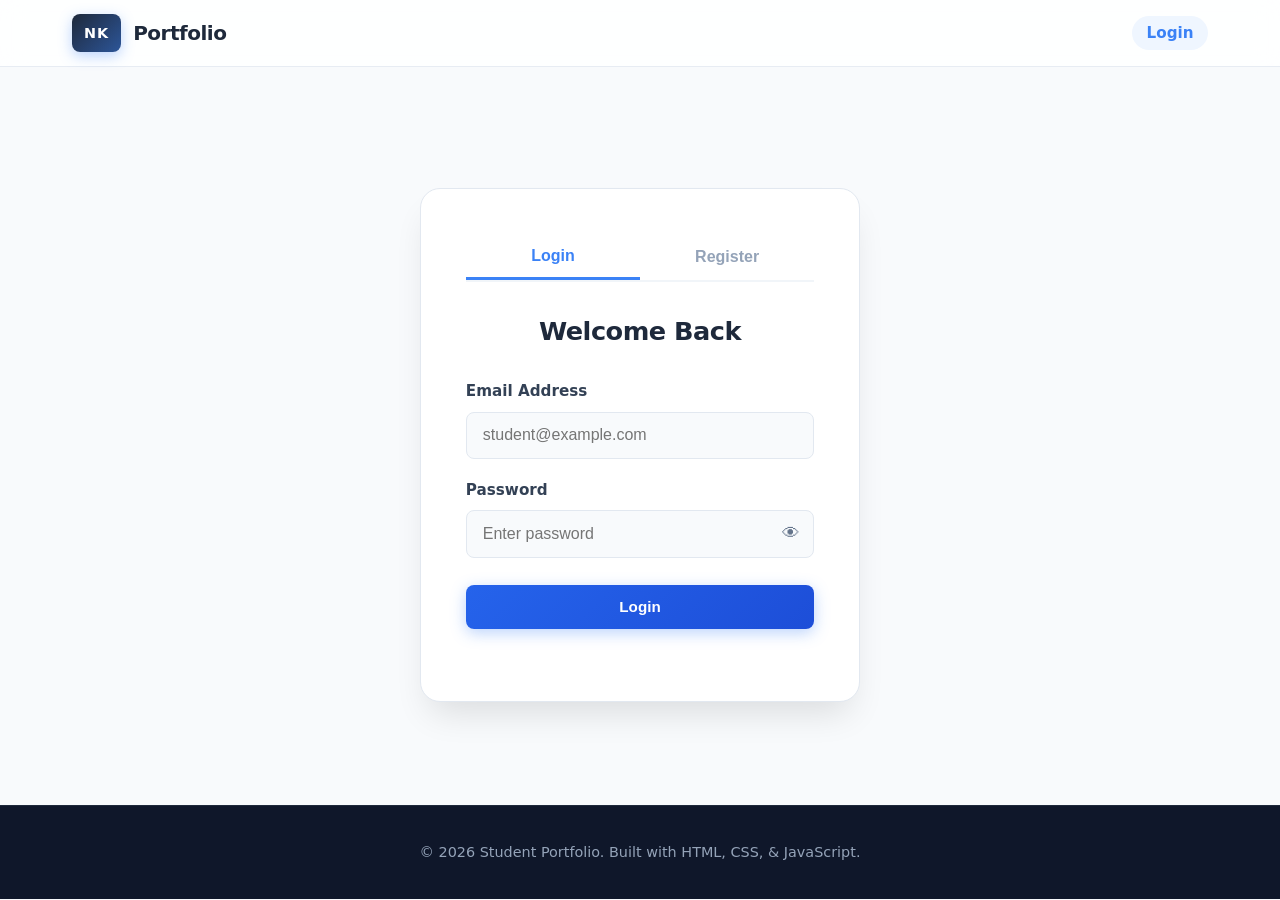
<file: index.html>
<!DOCTYPE html>
<html lang="en">
<head>
  <meta charset="UTF-8">
  <meta name="viewport" content="width=device-width, initial-scale=1.0">
  <title>Student Portfolio - Home</title>
  <link rel="stylesheet" href="style.css">
</head>
<body>

  <!-- Navigation Bar -->
  <header>
    <nav class="navbar">
      <a href="index.html" class="brand-logo">
        <span class="logo-badge">NK</span>
        <span class="logo-text">Portfolio</span>
      </a>
      <ul class="nav-links" id="navLinks">
        <li><a href="index.html" class="active-link">Home</a></li>
        <li><a href="education.html">Education</a></li>
        <li><a href="projects.html">Projects</a></li>
        <li><a href="#contact">Contact</a></li>
        <li id="authNavContainer"><a href="auth.html">Login</a></li>
      </ul>
      <button class="menu-toggle" id="menuToggle" aria-label="Toggle Navigation">☰</button>
    </nav>
  </header>

  <!-- Hero Section -->
  <!-- Profile Card Section -->
  <section id="profile" class="section">
    <h2>Meet the Developer</h2>
    <div class="profile-card-container">
      <div class="profile-avatar-box">
        <!-- You can replace src with your actual photo filename, e.g., 'profile.jpg' -->
        <div class="avatar-placeholder">NK</div>
      </div>
      <div class="profile-info">
        <h3>Nensi Kothari</h3>
        <p class="profile-role">M.Sc. IT Student & Aspiring Full-Stack Developer</p>
        <p class="profile-bio">
          Dedicated postgraduate information technology student with a strong foundation in web application design, client-side scripting, database management, and clean user-focused architectures.
        </p>
        <div class="profile-details-grid">
          <div class="detail-item">
            <strong>Degree:</strong> M.Sc. IT (LJ University)
          </div>
          <div class="detail-item">
            <strong>Location:</strong> Ahmedabad, Gujarat
          </div>
          <div class="detail-item">
            <strong>Focus:</strong> HTML, CSS, JavaScript, Python, SQL
          </div>
          <div class="detail-item">
            <strong>Status:</strong> Available for Projects
          </div>
        </div>
        <div class="profile-actions">
          <a href="projects.html" class="btn">Explore Projects</a>
          <a href="#contact" class="btn btn-outline">Get in Touch</a>
        </div>
      </div>
    </div>
  </section>

  <!-- About Section -->
  <section id="about" class="section">
    <h2>About Me</h2>
    <div class="about-card">
      <p>
        I am a dedicated Postgraduate Information Technology student passionate about web development, clean software architecture, and building intuitive user applications. I focus on logical problem-solving, structured design, and continuously expanding my technical skills across modern web technologies.
      </p>
    </div>
  </section>

  <!-- Skills Section -->
  <section id="skills" class="section bg-light">
    <h2>My Technical Skills</h2>
    <div class="skills-grid">
      <div class="skill-card">
        <h3>HTML5</h3>
        <p>Semantic markup, document structuring, accessibility, clean web layouts.</p>
      </div>
      <div class="skill-card">
        <h3>CSS3</h3>
        <p>Flexbox layouts, CSS Grid, custom components, responsive design.</p>
      </div>
      <div class="skill-card">
        <h3>JavaScript</h3>
        <p>DOM Manipulation, event handling, ES6+ syntax, client-side data persistence.</p>
      </div>
      <div class="skill-card">
        <h3>Python</h3>
        <p>Data structures, core algorithm logic, backend scripting concepts.</p>
      </div>
      <div class="skill-card">
        <h3>SQL</h3>
        <p>Relational database structures, standard queries, data management.</p>
      </div>
    </div>
  </section>

  <!-- Contact Section -->
  <section id="contact" class="section">
    <h2>Contact Me</h2>
    <form id="contactForm" class="contact-form">
      <div class="form-group">
        <label for="name">Name</label>
        <input type="text" id="name" required placeholder="Your Full Name">
      </div>
      <div class="form-group">
        <label for="email">Email</label>
        <input type="email" id="email" required placeholder="Your Email Address">
      </div>
      <div class="form-group">
        <label for="message">Message</label>
        <textarea id="message" rows="5" required placeholder="Your Message"></textarea>
      </div>
      <button type="submit" class="btn">Send Message</button>
      <p id="formStatus" class="form-status"></p>
    </form>
  </section>

  <footer>
    <p>&copy; 2026 Student Portfolio. Built with HTML, CSS, & JavaScript.</p>
  </footer>

  <script src="script.js"></script>
</body>
</html>
</file>
<file: style.css>
/* ==========================================
   1. CSS RESET & VARIABLES
   ========================================== */
:root {
  --primary: #3b82f6;
  --primary-hover: #2563eb;
  --primary-glow: rgba(59, 130, 246, 0.35);
  --dark-bg: #0f172a;
  --surface-bg: #ffffff;
  --body-bg: #f8fafc;
  --text-main: #1e293b;
  --text-muted: #64748b;
  --border-color: #e2e8f0;
  --radius-sm: 8px;
  --radius-md: 12px;
  --radius-lg: 20px;
  --shadow-sm: 0 2px 8px rgba(0, 0, 0, 0.04);
  --shadow-md: 0 10px 25px -5px rgba(0, 0, 0, 0.08);
  --shadow-lg: 0 20px 35px -10px rgba(0, 0, 0, 0.12);
}

* {
  margin: 0;
  padding: 0;
  box-sizing: border-box;
}

html {
  scroll-behavior: smooth;
}

body {
  font-family: 'Segoe UI', system-ui, -apple-system, sans-serif;
  line-height: 1.6;
  color: var(--text-main);
  background-color: var(--body-bg);
  overflow-x: hidden;
}

/* Custom Scrollbar */
::-webkit-scrollbar {
  width: 9px;
}
::-webkit-scrollbar-track {
  background: #f1f5f9;
}
::-webkit-scrollbar-thumb {
  background: #cbd5e1;
  border-radius: 6px;
  border: 2px solid #f1f5f9;
}
::-webkit-scrollbar-thumb:hover {
  background: #94a3b8;
}

/* ==========================================
   2. GLASSMORPHISM NAVBAR
   ========================================== */
header {
  position: fixed;
  top: 0;
  width: 100%;
  background: rgba(255, 255, 255, 0.85);
  backdrop-filter: blur(12px);
  -webkit-backdrop-filter: blur(12px);
  border-bottom: 1px solid rgba(226, 232, 240, 0.8);
  z-index: 1000;
  transition: all 0.3s ease;
}

.navbar {
  display: flex;
  justify-content: space-between;
  align-items: center;
  max-width: 1200px;
  margin: 0 auto;
  padding: 0.9rem 2rem;
}

/* Animated Logo Badge */
.brand-logo {
  display: flex;
  align-items: center;
  gap: 0.75rem;
  text-decoration: none;
}

.logo-badge {
  background: linear-gradient(135deg, #1e293b, #3b82f6);
  background-size: 200% 200%;
  animation: gradientShift 6s ease infinite;
  color: #ffffff;
  font-weight: 800;
  font-size: 0.9rem;
  padding: 0.45rem 0.75rem;
  border-radius: var(--radius-sm);
  letter-spacing: 1px;
  box-shadow: 0 4px 14px var(--primary-glow);
  transition: transform 0.3s ease;
}

.brand-logo:hover .logo-badge {
  transform: translateY(-2px) rotate(-2deg);
}

.logo-text {
  font-size: 1.25rem;
  font-weight: 800;
  color: var(--text-main);
  letter-spacing: -0.5px;
  transition: color 0.3s ease;
}

.brand-logo:hover .logo-text {
  color: var(--primary);
}

/* Nav Link Hover Pill Effect */
.nav-links {
  display: flex;
  list-style: none;
  gap: 1.5rem;
  align-items: center;
}

.nav-links a {
  text-decoration: none;
  color: var(--text-muted);
  font-weight: 600;
  font-size: 0.95rem;
  padding: 0.5rem 0.9rem;
  border-radius: 20px;
  transition: all 0.3s ease;
}

.nav-links a:hover, .active-link {
  color: var(--primary) !important;
  background-color: #eff6ff;
}

.menu-toggle {
  display: none;
  font-size: 1.6rem;
  background: none;
  border: none;
  cursor: pointer;
  color: var(--text-main);
}

/* ==========================================
   3. ANIMATED HERO SECTION
   ========================================== */
.hero {
  height: 85vh;
  display: flex;
  justify-content: center;
  align-items: center;
  text-align: center;
  background: linear-gradient(-45deg, #0f172a, #1e3a8a, #2563eb, #0284c7);
  background-size: 400% 400%;
  animation: gradientShift 12s ease infinite;
  color: #ffffff;
  padding: 0 1.5rem;
  margin-top: 60px;
  position: relative;
  overflow: hidden;
}

.hero-content {
  position: relative;
  z-index: 2;
  max-width: 750px;
  animation: fadeInUp 0.8s cubic-bezier(0.16, 1, 0.3, 1);
}

.hero h1 {
  font-size: 3.2rem;
  margin-bottom: 0.8rem;
  font-weight: 800;
  line-height: 1.2;
}

.highlight {
  background: linear-gradient(90deg, #38bdf8, #818cf8, #38bdf8);
  background-size: 200% auto;
  color: transparent;
  -webkit-background-clip: text;
  background-clip: text;
  animation: textShimmer 4s linear infinite;
}

.hero p {
  font-size: 1.3rem;
  margin-bottom: 2.2rem;
  color: #cbd5e1;
  font-weight: 400;
}

/* ==========================================
   4. BUTTONS & MICRO-INTERACTIONS
   ========================================== */
.btn {
  display: inline-block;
  padding: 0.85rem 2rem;
  background: linear-gradient(135deg, #2563eb, #1d4ed8);
  color: #fff;
  border: none;
  border-radius: var(--radius-sm);
  text-decoration: none;
  font-weight: 600;
  font-size: 0.95rem;
  cursor: pointer;
  box-shadow: 0 4px 15px var(--primary-glow);
  transition: all 0.3s cubic-bezier(0.4, 0, 0.2, 1);
  position: relative;
  overflow: hidden;
}

.btn:hover {
  transform: translateY(-3px);
  box-shadow: 0 8px 25px rgba(37, 99, 235, 0.45);
}

.btn:active {
  transform: translateY(-1px);
}

.full-width-btn {
  width: 100%;
  margin-top: 0.5rem;
}

/* ==========================================
   5. MODERN CARDS & GRID LAYOUTS
   ========================================== */
.section {
  padding: 5rem 2rem;
  max-width: 1180px;
  margin: 0 auto;
}

.page-container {
  margin-top: 85px;
  min-height: 80vh;
}

.bg-light {
  background-color: var(--surface-bg);
  border-radius: var(--radius-lg);
  box-shadow: var(--shadow-sm);
  border: 1px solid var(--border-color);
}

.section h2 {
  text-align: center;
  font-size: 2.2rem;
  margin-bottom: 2.5rem;
  color: var(--text-main);
  font-weight: 800;
  letter-spacing: -0.5px;
}

.about-card {
  max-width: 820px;
  margin: 0 auto;
  text-align: center;
  font-size: 1.15rem;
  color: #475569;
  line-height: 1.8;
  background: var(--surface-bg);
  padding: 2.8rem;
  border-radius: var(--radius-md);
  box-shadow: var(--shadow-sm);
  border: 1px solid var(--border-color);
  transition: box-shadow 0.3s ease;
}

.about-card:hover {
  box-shadow: var(--shadow-md);
}

.skills-grid, .projects-grid {
  display: grid;
  grid-template-columns: repeat(auto-fit, minmax(290px, 1fr));
  gap: 1.8rem;
}

.skill-card, .project-card {
  background: var(--surface-bg);
  border: 1px solid var(--border-color);
  padding: 2rem;
  border-radius: var(--radius-md);
  transition: all 0.35s cubic-bezier(0.16, 1, 0.3, 1);
  box-shadow: var(--shadow-sm);
  position: relative;
  overflow: hidden;
}

/* Top Accent Line on Card Hover */
.skill-card::before, .project-card::before {
  content: '';
  position: absolute;
  top: 0;
  left: 0;
  width: 100%;
  height: 4px;
  background: linear-gradient(90deg, #3b82f6, #38bdf8);
  opacity: 0;
  transition: opacity 0.3s ease;
}

.skill-card:hover, .project-card:hover {
  transform: translateY(-8px);
  box-shadow: var(--shadow-md);
  border-color: #cbd5e1;
}

.skill-card:hover::before, .project-card:hover::before {
  opacity: 1;
}

.skill-card h3, .project-card h3 {
  margin-bottom: 0.75rem;
  color: var(--text-main);
  font-size: 1.25rem;
  font-weight: 700;
}

.skill-card p, .project-card p {
  color: var(--text-muted);
  font-size: 0.95rem;
}

/* Tech Tags */
.tag {
  display: inline-block;
  background: #eff6ff;
  color: var(--primary);
  font-size: 0.8rem;
  font-weight: 700;
  padding: 0.35rem 0.75rem;
  border-radius: 20px;
  margin-right: 0.4rem;
  margin-top: 1.2rem;
  border: 1px solid #dbeafe;
}

/* ==========================================
   6. TIMELINE (EDUCATION PAGE)
   ========================================== */
.timeline {
  position: relative;
  max-width: 850px;
  margin: 0 auto;
  border-left: 3px solid #cbd5e1;
  padding-left: 2.2rem;
}

.timeline-item {
  position: relative;
  margin-bottom: 2.5rem;
}

.timeline-dot {
  position: absolute;
  left: -2.7rem;
  top: 0.3rem;
  width: 18px;
  height: 18px;
  background-color: var(--primary);
  border-radius: 50%;
  border: 4px solid var(--body-bg);
  box-shadow: 0 0 0 3px var(--primary-glow);
}

.timeline-content {
  background: var(--surface-bg);
  padding: 1.8rem;
  border-radius: var(--radius-md);
  border: 1px solid var(--border-color);
  box-shadow: var(--shadow-sm);
  transition: all 0.3s ease;
}

.timeline-content:hover {
  transform: translateX(6px);
  border-color: #cbd5e1;
  box-shadow: var(--shadow-md);
}

.timeline-content h3 {
  color: var(--text-main);
  margin-bottom: 0.3rem;
  font-size: 1.2rem;
}

.timeline-sub {
  font-weight: 600;
  color: var(--text-muted);
  font-size: 0.9rem;
  margin-bottom: 0.8rem;
}

/* ==========================================
   7. PROJECT FILTER BUTTONS
   ========================================== */
.filter-buttons {
  display: flex;
  justify-content: center;
  gap: 0.8rem;
  margin-bottom: 2.5rem;
}

.filter-btn {
  padding: 0.6rem 1.5rem;
  border: 1px solid var(--border-color);
  background: var(--surface-bg);
  color: var(--text-muted);
  border-radius: 30px;
  cursor: pointer;
  font-weight: 600;
  font-size: 0.9rem;
  transition: all 0.3s ease;
}

.filter-btn.active, .filter-btn:hover {
  background: var(--primary);
  color: #ffffff;
  border-color: var(--primary);
  box-shadow: 0 4px 14px var(--primary-glow);
}

/* ==========================================
   8. FORMS & AUTH BOX
   ========================================== */
.contact-form {
  max-width: 650px;
  margin: 0 auto;
  display: flex;
  flex-direction: column;
  gap: 1.4rem;
  background: var(--surface-bg);
  padding: 2.5rem;
  border-radius: var(--radius-lg);
  border: 1px solid var(--border-color);
  box-shadow: var(--shadow-sm);
}

.form-group {
  display: flex;
  flex-direction: column;
  gap: 0.5rem;
}

.form-group label {
  font-weight: 600;
  color: #334155;
  font-size: 0.95rem;
}

.form-group input, .form-group textarea {
  padding: 0.85rem 1rem;
  border: 1.5px solid var(--border-color);
  border-radius: var(--radius-sm);
  font-size: 1rem;
  background: #f8fafc;
  transition: all 0.3s ease;
}

.form-group input:focus, .form-group textarea:focus {
  outline: none;
  border-color: var(--primary);
  background: #ffffff;
  box-shadow: 0 0 0 4px var(--primary-glow);
}

.form-status {
  text-align: center;
  font-weight: 600;
  margin-top: 0.5rem;
}

.flex-center {
  display: flex;
  justify-content: center;
  align-items: center;
}

.auth-box {
  background: var(--surface-bg);
  padding: 2.8rem;
  border-radius: var(--radius-lg);
  box-shadow: var(--shadow-lg);
  width: 100%;
  max-width: 440px;
  border: 1px solid var(--border-color);
  animation: fadeInUp 0.5s ease-out;
}

.auth-toggle-btns {
  display: flex;
  border-bottom: 2px solid #f1f5f9;
  margin-bottom: 1.8rem;
}

.toggle-btn {
  flex: 1;
  padding: 0.8rem;
  border: none;
  background: none;
  font-size: 1rem;
  font-weight: 600;
  color: #94a3b8;
  cursor: pointer;
  transition: all 0.3s ease;
}

.toggle-btn.active {
  color: var(--primary);
  border-bottom: 3px solid var(--primary);
}

.active-form {
  display: flex;
  flex-direction: column;
  gap: 1.2rem;
}

.hidden-form {
  display: none !important;
}

.auth-form h2 {
  font-size: 1.6rem;
  color: var(--text-main);
  margin-bottom: 0.5rem;
  text-align: center;
  font-weight: 800;
}

.input-wrapper {
  position: relative;
  display: flex;
  align-items: center;
}

.input-wrapper input {
  width: 100%;
  padding-right: 2.8rem;
}

.toggle-password {
  position: absolute;
  right: 0.9rem;
  background: none;
  border: none;
  cursor: pointer;
  font-size: 1.1rem;
  color: var(--text-muted);
}

.logout-btn-nav {
  background: #ef4444;
  color: #fff;
  border: none;
  padding: 0.45rem 0.95rem;
  border-radius: 20px;
  cursor: pointer;
  font-weight: 600;
  font-size: 0.85rem;
  transition: all 0.2s ease;
}

.logout-btn-nav:hover {
  background: #dc2626;
  box-shadow: 0 4px 12px rgba(239, 68, 68, 0.3);
}

/* ==========================================
   9. FOOTER & ANIMATIONS
   ========================================== */
footer {
  text-align: center;
  padding: 2.2rem;
  background: var(--dark-bg);
  color: #94a3b8;
  font-size: 0.9rem;
  border-top: 1px solid #1e293b;
}

@keyframes gradientShift {
  0% { background-position: 0% 50%; }
  50% { background-position: 100% 50%; }
  100% { background-position: 0% 50%; }
}

@keyframes textShimmer {
  0% { background-position: 0% center; }
  100% { background-position: 200% center; }
}

@keyframes fadeInUp {
  from {
    opacity: 0;
    transform: translateY(24px);
  }
  to {
    opacity: 1;
    transform: translateY(0);
  }
}

/* Mobile Responsiveness */
@media (max-width: 768px) {
  .menu-toggle {
    display: block;
  }

  .nav-links {
    display: none;
    flex-direction: column;
    position: absolute;
    top: 100%;
    left: 0;
    width: 100%;
    background-color: var(--surface-bg);
    padding: 1.5rem 0;
    box-shadow: var(--shadow-lg);
    text-align: center;
    border-top: 1px solid var(--border-color);
  }

  .nav-links.active {
    display: flex;
  }

  .hero h1 {
    font-size: 2.4rem;
  }
}
/* ==========================================
   PROFILE CARD SECTION STYLES
   ========================================== */
.profile-card-container {
  display: grid;
  grid-template-columns: 320px 1fr;
  gap: 2.5rem;
  background: var(--surface-bg);
  border: 1px solid var(--border-color);
  border-radius: var(--radius-lg);
  padding: 3rem;
  box-shadow: var(--shadow-sm);
  align-items: center;
  transition: box-shadow 0.3s ease;
}

.profile-card-container:hover {
  box-shadow: var(--shadow-md);
}

.profile-avatar-box {
  display: flex;
  justify-content: center;
  align-items: center;
}

/* Stylish gradient avatar placeholder (Replace with an <img> tag if you have a photo) */
.avatar-placeholder {
  width: 220px;
  height: 220px;
  border-radius: 50%;
  background: linear-gradient(135deg, #1e293b, #3b82f6);
  color: #ffffff;
  font-size: 3.5rem;
  font-weight: 800;
  display: flex;
  justify-content: center;
  align-items: center;
  box-shadow: 0 10px 25px rgba(59, 130, 246, 0.3);
  border: 4px solid #ffffff;
  letter-spacing: 2px;
}

.profile-info h3 {
  font-size: 2rem;
  color: var(--text-main);
  font-weight: 800;
  margin-bottom: 0.2rem;
}

.profile-role {
  color: var(--primary);
  font-weight: 600;
  font-size: 1.05rem;
  margin-bottom: 1rem;
}

.profile-bio {
  color: var(--text-muted);
  font-size: 1rem;
  line-height: 1.7;
  margin-bottom: 1.5rem;
}

.profile-details-grid {
  display: grid;
  grid-template-columns: repeat(auto-fit, minmax(220px, 1fr));
  gap: 0.8rem 1.5rem;
  margin-bottom: 2rem;
  background: #f8fafc;
  padding: 1.2rem 1.5rem;
  border-radius: var(--radius-sm);
  border: 1px solid var(--border-color);
}

.detail-item {
  font-size: 0.9rem;
  color: #475569;
}

.detail-item strong {
  color: var(--text-main);
}

.profile-actions {
  display: flex;
  gap: 1rem;
}

/* Secondary outline button variation */
.btn-outline {
  background: transparent;
  color: var(--primary);
  border: 2px solid var(--primary);
  box-shadow: none;
}

.btn-outline:hover {
  background: #eff6ff;
  color: var(--primary-hover);
  border-color: var(--primary-hover);
  box-shadow: none;
}

/* Responsive adjustment for mobile devices */
@media (max-width: 900px) {
  .profile-card-container {
    grid-template-columns: 1fr;
    text-align: center;
    padding: 2rem;
  }
  
  .profile-avatar-box {
    margin-bottom: 1rem;
  }
  
  .avatar-placeholder {
    width: 160px;
    height: 160px;
    font-size: 2.5rem;
  }
  
  .profile-actions {
    justify-content: center;
  }
  
  .profile-details-grid {
    text-align: left;
  }
}
</file>
